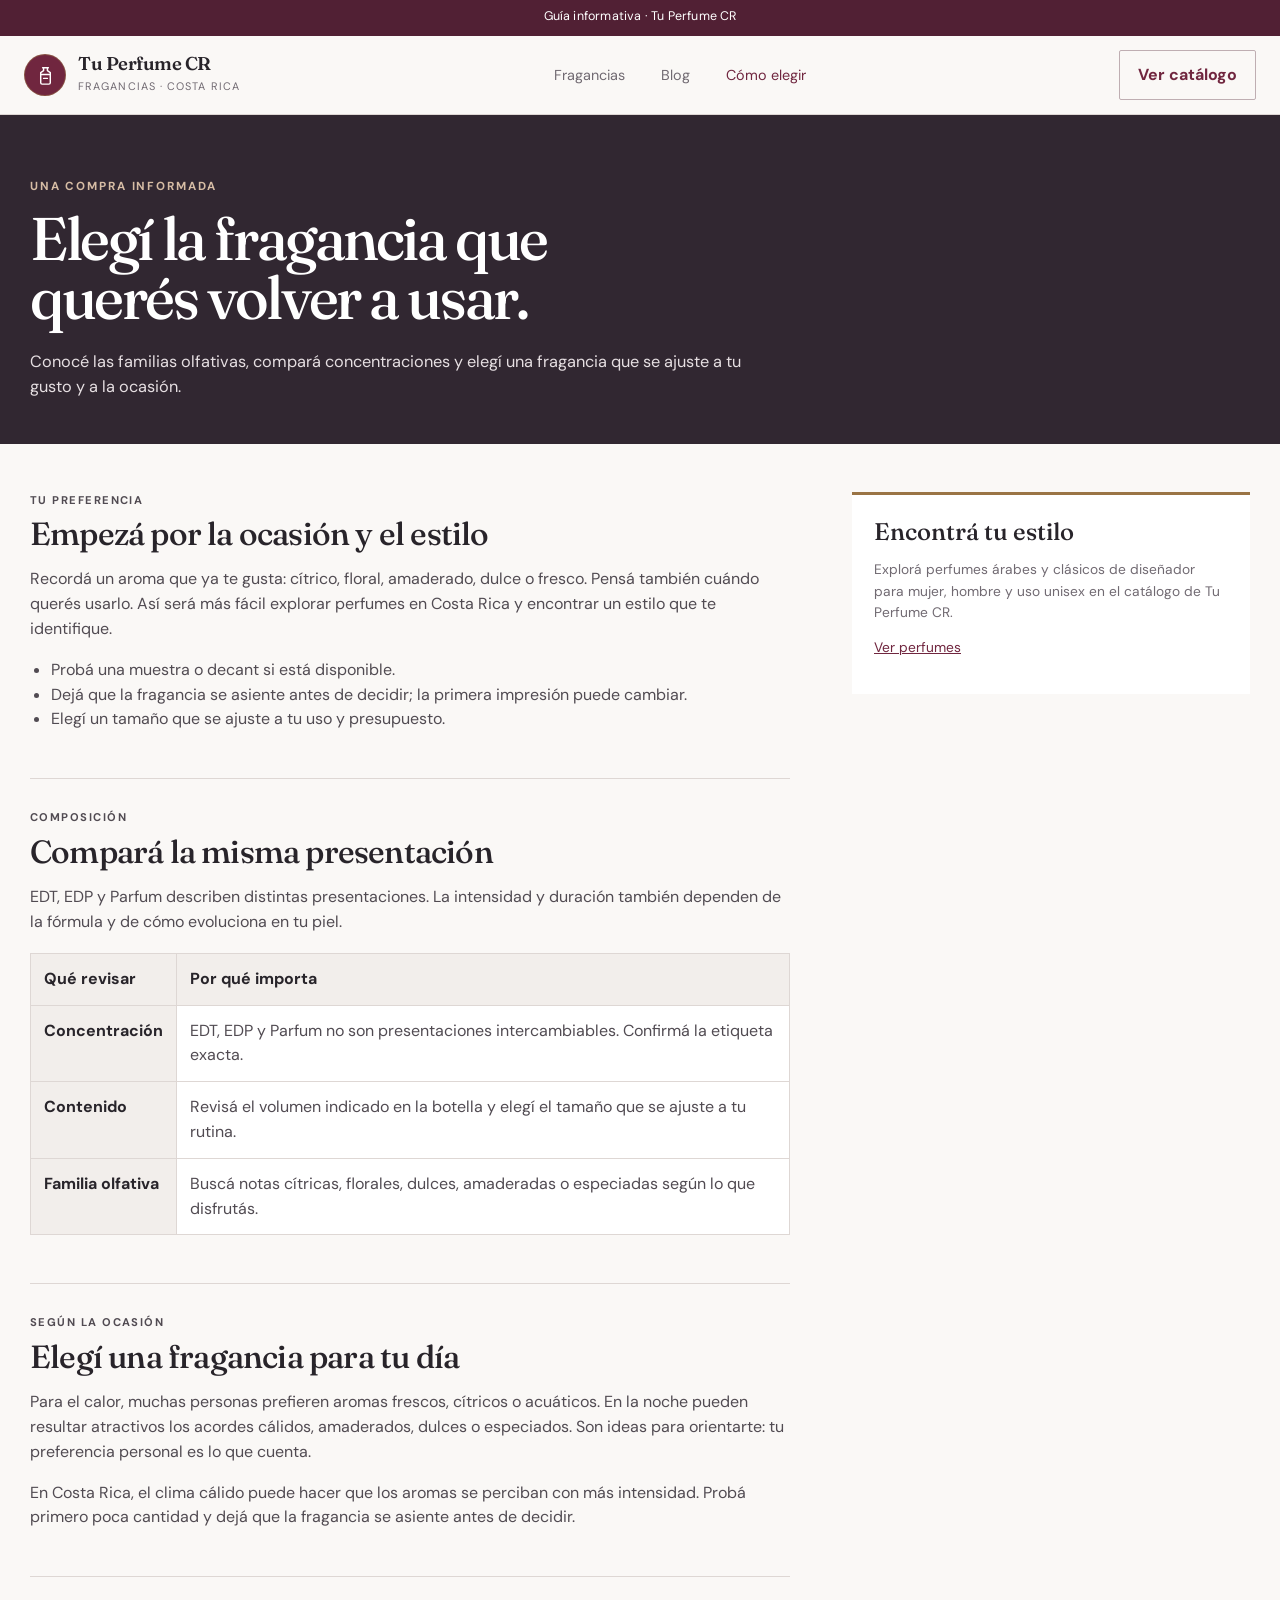
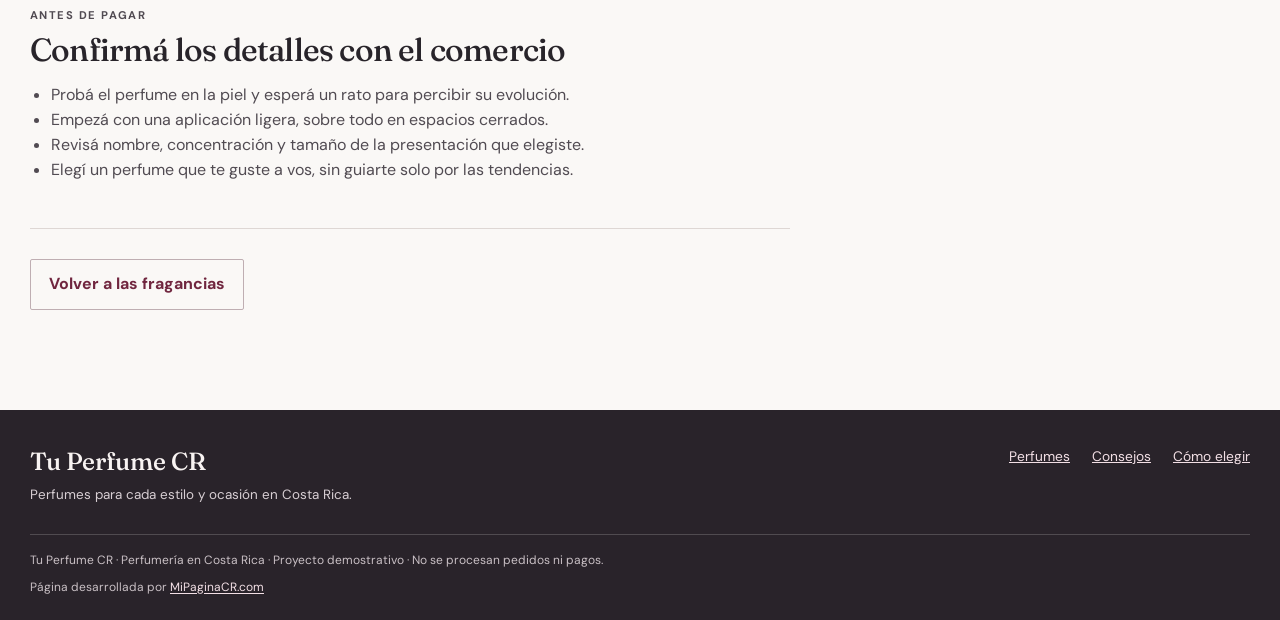
<file: guia.html>
<!doctype html>
<html lang="es-CR">
<head>
  <meta charset="utf-8">
  <meta name="viewport" content="width=device-width, initial-scale=1">
  <meta name="theme-color" content="#312731">
  <meta name="description" content="Aprendé cómo elegir un perfume según sus notas, concentración, estilo y ocasión. Guía de fragancias para quienes buscan perfumes en Costa Rica.">
  <meta name="robots" content="index,follow">
  <link rel="canonical" href="https://tuperfumecr.labweb.top/guia.html">
  <link rel="icon" href="favicon.svg" type="image/svg+xml">
  <link rel="preconnect" href="https://fonts.googleapis.com">
  <link rel="preconnect" href="https://fonts.gstatic.com" crossorigin>
  <link rel="stylesheet" href="styles.css?v=20261019-13">
  <meta property="og:type" content="article">
  <meta property="og:locale" content="es_CR">
  <meta property="og:title" content="Cómo elegir un perfume | Tu Perfume CR">
  <meta property="og:description" content="Consejos para elegir perfumes según el estilo, la ocasión y las notas que disfrutás.">
  <meta property="og:url" content="https://tuperfumecr.labweb.top/guia.html">
  <meta property="og:image" content="https://tuperfumecr.labweb.top/imagenes/perfumes/yara-rose.jpg">
  <title>Cómo elegir un perfume | Tu Perfume CR</title>
</head>
<body>
<a class="skip-link" href="#mainContent">Saltar al contenido principal</a>
<div class="topbar">Guía informativa · Tu Perfume CR</div>
<header class="site-header">
  <div class="header-inner">
    <a class="brand-lockup" href="index.html" aria-label="Tu Perfume CR, inicio">
      <span class="brand-mark" aria-hidden="true"><svg viewBox="0 0 24 24" fill="none" stroke="currentColor" stroke-width="1.5" stroke-linecap="round" stroke-linejoin="round"><path d="M9 4h6M10 4v3l-3 2v10.5c0 .8.7 1.5 1.5 1.5h7c.8 0 1.5-.7 1.5-1.5V9l-3-2V4"/><path d="M7 11h10M10 15h4"/></svg></span>
      <span><span class="brand-name">Tu Perfume CR</span><span class="brand-caption">Fragancias · Costa Rica</span></span>
    </a>
    <nav class="main-nav" aria-label="Navegación principal">
      <a href="index.html#catalogo">Fragancias</a>
      <a href="index.html#blog">Blog</a>
      <a href="guia.html" aria-current="page">Cómo elegir</a>
    </nav>
    <div class="header-actions"><a class="button-outline" href="index.html#catalogo">Ver catálogo</a></div>
  </div>
</header>
<main id="mainContent">
  <section class="page-hero">
    <div class="container">
      <p class="eyebrow">Una compra informada</p>
      <h1>Elegí la fragancia que querés volver a usar.</h1>
      <p class="hero-description">Conocé las familias olfativas, compará concentraciones y elegí una fragancia que se ajuste a tu gusto y a la ocasión.</p>
    </div>
  </section>
  <div class="guide-content container">
    <div class="guide-layout">
      <article>
        <section class="content-section" aria-labelledby="profileTitle">
          <p class="section-kicker">Tu preferencia</p>
          <h2 id="profileTitle">Empezá por la ocasión y el estilo</h2>
          <p>Recordá un aroma que ya te gusta: cítrico, floral, amaderado, dulce o fresco. Pensá también cuándo querés usarlo. Así será más fácil explorar perfumes en Costa Rica y encontrar un estilo que te identifique.</p>
          <ul>
            <li>Probá una muestra o decant si está disponible.</li>
            <li>Dejá que la fragancia se asiente antes de decidir; la primera impresión puede cambiar.</li>
            <li>Elegí un tamaño que se ajuste a tu uso y presupuesto.</li>
          </ul>
        </section>
        <section class="content-section" aria-labelledby="compareTitle">
          <p class="section-kicker">Composición</p>
          <h2 id="compareTitle">Compará la misma presentación</h2>
          <p>EDT, EDP y Parfum describen distintas presentaciones. La intensidad y duración también dependen de la fórmula y de cómo evoluciona en tu piel.</p>
          <table class="concentration-table">
            <thead><tr><th scope="col">Qué revisar</th><th scope="col">Por qué importa</th></tr></thead>
            <tbody>
              <tr><th scope="row">Concentración</th><td>EDT, EDP y Parfum no son presentaciones intercambiables. Confirmá la etiqueta exacta.</td></tr>
              <tr><th scope="row">Contenido</th><td>Revisá el volumen indicado en la botella y elegí el tamaño que se ajuste a tu rutina.</td></tr>
              <tr><th scope="row">Familia olfativa</th><td>Buscá notas cítricas, florales, dulces, amaderadas o especiadas según lo que disfrutás.</td></tr>
            </tbody>
          </table>
        </section>
        <section class="content-section" aria-labelledby="occasionTitle">
          <p class="section-kicker">Según la ocasión</p>
          <h2 id="occasionTitle">Elegí una fragancia para tu día</h2>
          <p>Para el calor, muchas personas prefieren aromas frescos, cítricos o acuáticos. En la noche pueden resultar atractivos los acordes cálidos, amaderados, dulces o especiados. Son ideas para orientarte: tu preferencia personal es lo que cuenta.</p>
          <p>En Costa Rica, el clima cálido puede hacer que los aromas se perciban con más intensidad. Probá primero poca cantidad y dejá que la fragancia se asiente antes de decidir.</p>
        </section>
        <section class="content-section" aria-labelledby="beforeBuyTitle">
          <p class="section-kicker">Antes de pagar</p>
          <h2 id="beforeBuyTitle">Confirmá los detalles con el comercio</h2>
          <ul>
            <li>Probá el perfume en la piel y esperá un rato para percibir su evolución.</li>
            <li>Empezá con una aplicación ligera, sobre todo en espacios cerrados.</li>
            <li>Revisá nombre, concentración y tamaño de la presentación que elegiste.</li>
            <li>Elegí un perfume que te guste a vos, sin guiarte solo por las tendencias.</li>
          </ul>
        </section>
        <p><a class="button-outline" href="index.html#catalogo">Volver a las fragancias</a></p>
      </article>
      <aside class="info-aside" aria-labelledby="asideTitle">
        <h2 id="asideTitle">Encontrá tu estilo</h2>
        <p>Explorá perfumes árabes y clásicos de diseñador para mujer, hombre y uso unisex en el catálogo de Tu Perfume CR.</p>
        <p><a href="index.html#catalogo">Ver perfumes</a></p>
      </aside>
    </div>
  </div>
</main>
<footer class="site-footer">
  <div class="container">
    <div class="footer-inner">
      <div><h2 class="footer-title">Tu Perfume CR</h2><p>Perfumes para cada estilo y ocasión en Costa Rica.</p></div>
      <nav class="footer-links" aria-label="Enlaces del pie de página"><a href="index.html#catalogo">Perfumes</a><a href="index.html#blog">Consejos</a><a href="guia.html">Cómo elegir</a></nav>
    </div>
    <div class="footer-bottom">Tu Perfume CR · Perfumería en Costa Rica · Proyecto demostrativo · No se procesan pedidos ni pagos.<span class="footer-credit">Página desarrollada por <a href="https://mipaginacr.com/">MiPaginaCR.com</a></span></div>
  </div>
</footer>
</body>
</html>
</file>
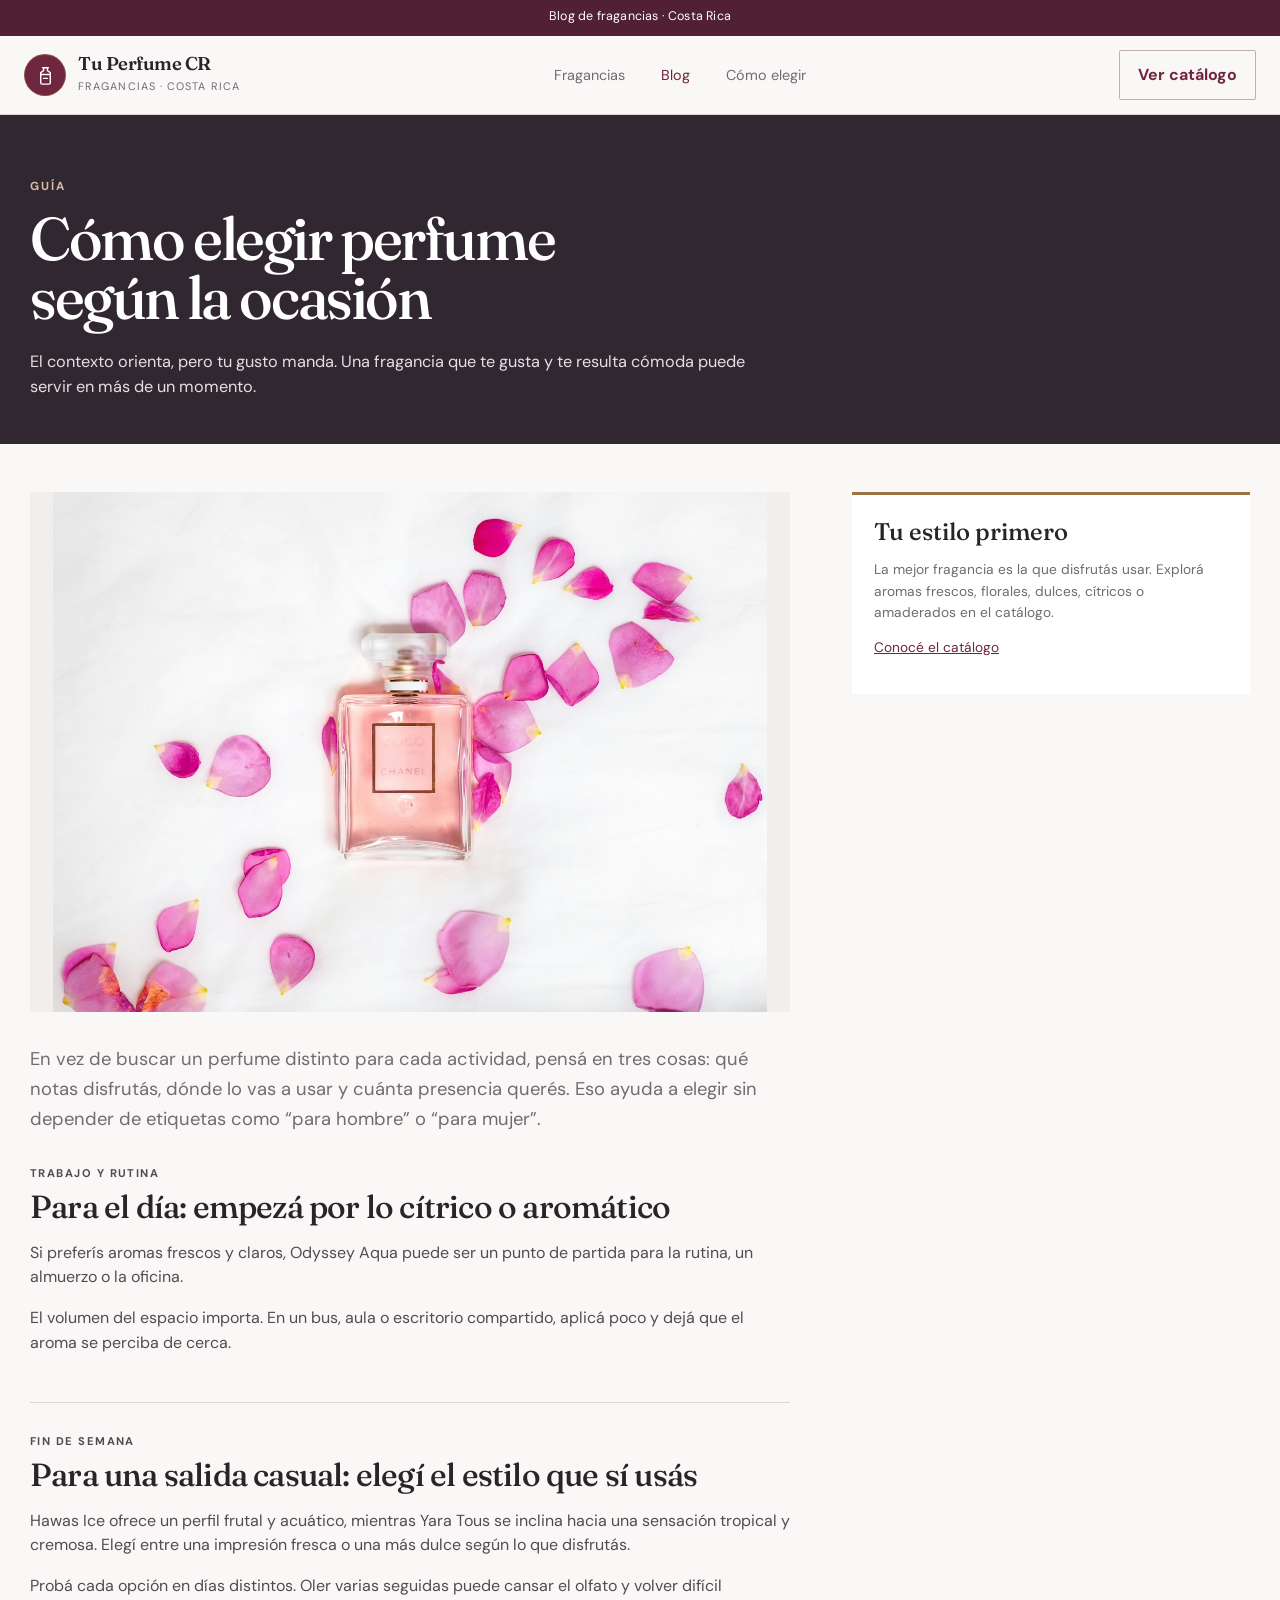
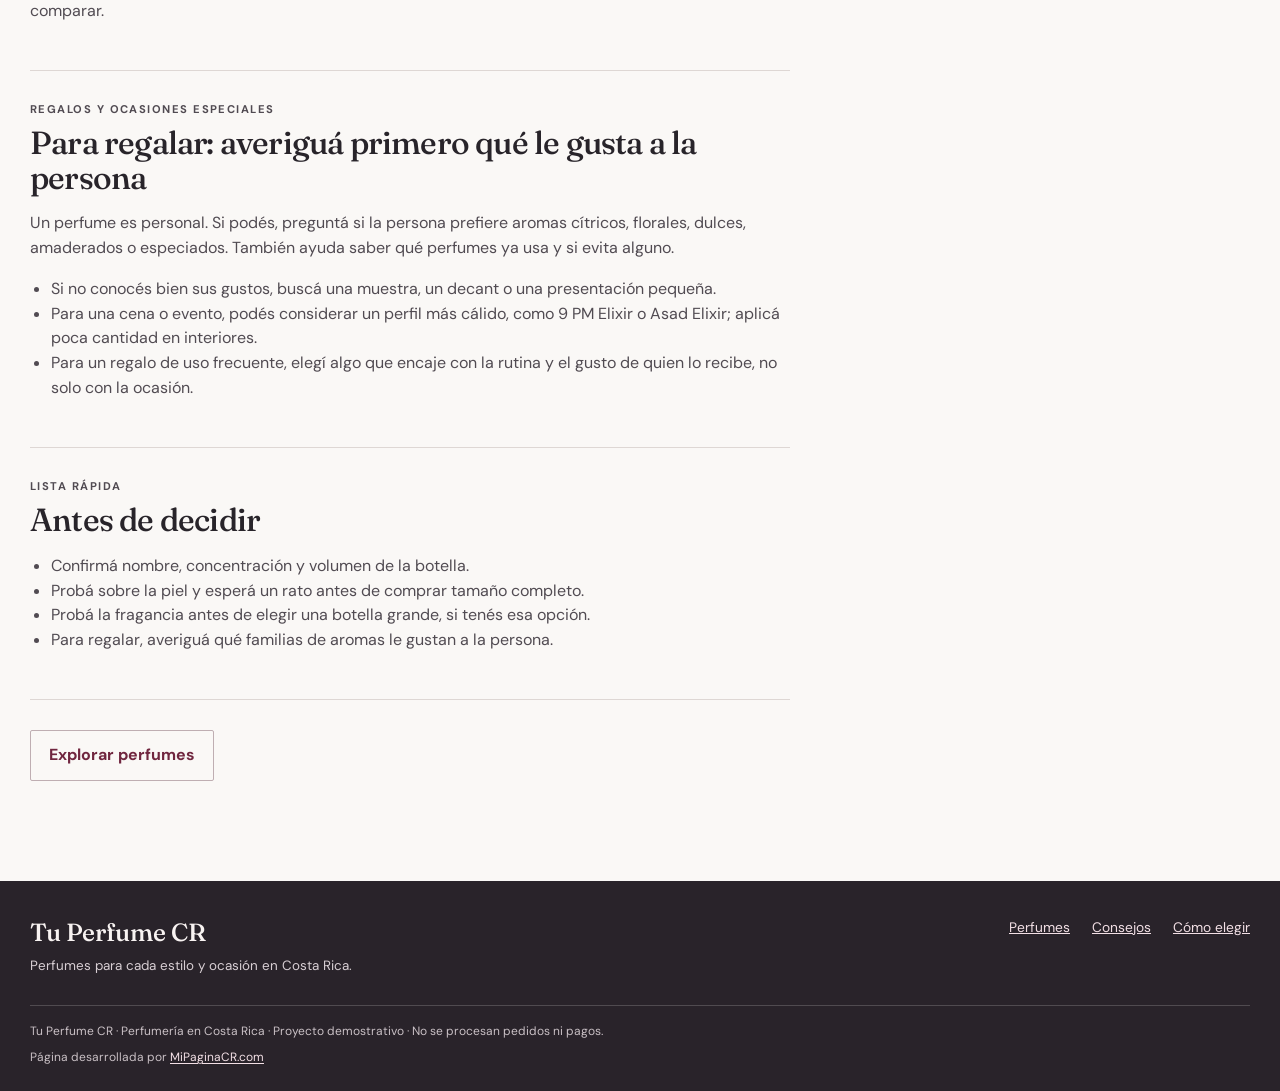
<file: articulos/perfume-segun-la-ocasion.html>
<!doctype html>
<html lang="es-CR">
<head>
  <meta charset="utf-8">
  <meta name="viewport" content="width=device-width, initial-scale=1">
  <meta name="theme-color" content="#312731">
  <meta name="description" content="Cómo elegir un perfume para el día, una salida nocturna o un regalo. Consejos para encontrar fragancias en Costa Rica según tus gustos.">
  <meta name="robots" content="index,follow">
  <link rel="canonical" href="https://tuperfumecr.labweb.top/articulos/perfume-segun-la-ocasion.html">
  <link rel="icon" href="../favicon.svg" type="image/svg+xml">
  <link rel="stylesheet" href="../styles.css?v=20261019-13">
  <meta property="og:type" content="article">
  <meta property="og:locale" content="es_CR">
  <meta property="og:title" content="Cómo elegir perfume según la ocasión | Tu Perfume CR">
  <meta property="og:description" content="Elegí fragancias para la rutina, una salida especial o un regalo según las notas que disfrutás.">
  <meta property="og:url" content="https://tuperfumecr.labweb.top/articulos/perfume-segun-la-ocasion.html">
  <meta property="og:image" content="https://tuperfumecr.labweb.top/imagenes/blog/perfume-ocasion.jpg">
  <title>Cómo elegir perfume según la ocasión | Tu Perfume CR</title>
</head>
<body>
<a class="skip-link" href="#mainContent">Saltar al contenido principal</a>
<div class="topbar">Blog de fragancias · Costa Rica</div>
<header class="site-header">
  <div class="header-inner">
    <a class="brand-lockup" href="../index.html" aria-label="Tu Perfume CR, inicio">
      <span class="brand-mark" aria-hidden="true"><svg viewBox="0 0 24 24" fill="none" stroke="currentColor" stroke-width="1.5" stroke-linecap="round" stroke-linejoin="round"><path d="M9 4h6M10 4v3l-3 2v10.5c0 .8.7 1.5 1.5 1.5h7c.8 0 1.5-.7 1.5-1.5V9l-3-2V4"/><path d="M7 11h10M10 15h4"/></svg></span>
      <span><span class="brand-name">Tu Perfume CR</span><span class="brand-caption">Fragancias · Costa Rica</span></span>
    </a>
    <nav class="main-nav" aria-label="Navegación principal">
      <a href="../index.html#catalogo">Fragancias</a>
      <a href="../index.html#blog" aria-current="page">Blog</a>
      <a href="../guia.html">Cómo elegir</a>
    </nav>
    <div class="header-actions"><a class="button-outline" href="../index.html#catalogo">Ver catálogo</a></div>
  </div>
</header>
<main id="mainContent">
  <section class="page-hero">
    <div class="container">
      <p class="eyebrow">Guía</p>
      <h1>Cómo elegir perfume según la ocasión</h1>
      <p class="hero-description">El contexto orienta, pero tu gusto manda. Una fragancia que te gusta y te resulta cómoda puede servir en más de un momento.</p>
    </div>
  </section>
  <div class="guide-content container">
    <div class="guide-layout">
      <article class="article-body">
        <figure class="article-hero-photo">
          <img src="../imagenes/blog/perfume-ocasion.jpg" alt="Frasco rosado de perfume Chanel Coco rodeado de pétalos" width="1400" height="1019">
        </figure>
        <p class="article-lead">En vez de buscar un perfume distinto para cada actividad, pensá en tres cosas: qué notas disfrutás, dónde lo vas a usar y cuánta presencia querés. Eso ayuda a elegir sin depender de etiquetas como “para hombre” o “para mujer”.</p>
        <section class="content-section" aria-labelledby="dayTitle">
          <p class="section-kicker">Trabajo y rutina</p>
          <h2 id="dayTitle">Para el día: empezá por lo cítrico o aromático</h2>
          <p>Si preferís aromas frescos y claros, Odyssey Aqua puede ser un punto de partida para la rutina, un almuerzo o la oficina.</p>
          <p>El volumen del espacio importa. En un bus, aula o escritorio compartido, aplicá poco y dejá que el aroma se perciba de cerca.</p>
        </section>
        <section class="content-section" aria-labelledby="casualTitle">
          <p class="section-kicker">Fin de semana</p>
          <h2 id="casualTitle">Para una salida casual: elegí el estilo que sí usás</h2>
          <p>Hawas Ice ofrece un perfil frutal y acuático, mientras Yara Tous se inclina hacia una sensación tropical y cremosa. Elegí entre una impresión fresca o una más dulce según lo que disfrutás.</p>
          <p>Probá cada opción en días distintos. Oler varias seguidas puede cansar el olfato y volver difícil comparar.</p>
        </section>
        <section class="content-section" aria-labelledby="giftTitle">
          <p class="section-kicker">Regalos y ocasiones especiales</p>
          <h2 id="giftTitle">Para regalar: averiguá primero qué le gusta a la persona</h2>
          <p>Un perfume es personal. Si podés, preguntá si la persona prefiere aromas cítricos, florales, dulces, amaderados o especiados. También ayuda saber qué perfumes ya usa y si evita alguno.</p>
          <ul>
            <li>Si no conocés bien sus gustos, buscá una muestra, un decant o una presentación pequeña.</li>
            <li>Para una cena o evento, podés considerar un perfil más cálido, como 9 PM Elixir o Asad Elixir; aplicá poca cantidad en interiores.</li>
            <li>Para un regalo de uso frecuente, elegí algo que encaje con la rutina y el gusto de quien lo recibe, no solo con la ocasión.</li>
          </ul>
        </section>
        <section class="content-section" aria-labelledby="checkTitle">
          <p class="section-kicker">Lista rápida</p>
          <h2 id="checkTitle">Antes de decidir</h2>
          <ul>
            <li>Confirmá nombre, concentración y volumen de la botella.</li>
            <li>Probá sobre la piel y esperá un rato antes de comprar tamaño completo.</li>
            <li>Probá la fragancia antes de elegir una botella grande, si tenés esa opción.</li>
            <li>Para regalar, averiguá qué familias de aromas le gustan a la persona.</li>
          </ul>
        </section>
        <p><a class="button-outline" href="../index.html#catalogo">Explorar perfumes</a></p>
      </article>
      <aside class="info-aside" aria-labelledby="asideTitle">
        <h2 id="asideTitle">Tu estilo primero</h2>
        <p>La mejor fragancia es la que disfrutás usar. Explorá aromas frescos, florales, dulces, cítricos o amaderados en el catálogo.</p>
        <p><a href="../index.html#catalogo">Conocé el catálogo</a></p>
      </aside>
    </div>
  </div>
</main>
<footer class="site-footer">
  <div class="container">
    <div class="footer-inner">
      <div><h2 class="footer-title">Tu Perfume CR</h2><p>Perfumes para cada estilo y ocasión en Costa Rica.</p></div>
      <nav class="footer-links" aria-label="Enlaces del pie de página"><a href="../index.html#catalogo">Perfumes</a><a href="../index.html#blog">Consejos</a><a href="../guia.html">Cómo elegir</a></nav>
    </div>
    <div class="footer-bottom">Tu Perfume CR · Perfumería en Costa Rica · Proyecto demostrativo · No se procesan pedidos ni pagos.<span class="footer-credit">Página desarrollada por <a href="https://mipaginacr.com/">MiPaginaCR.com</a></span></div>
  </div>
</footer>
</body>
</html>
</file>
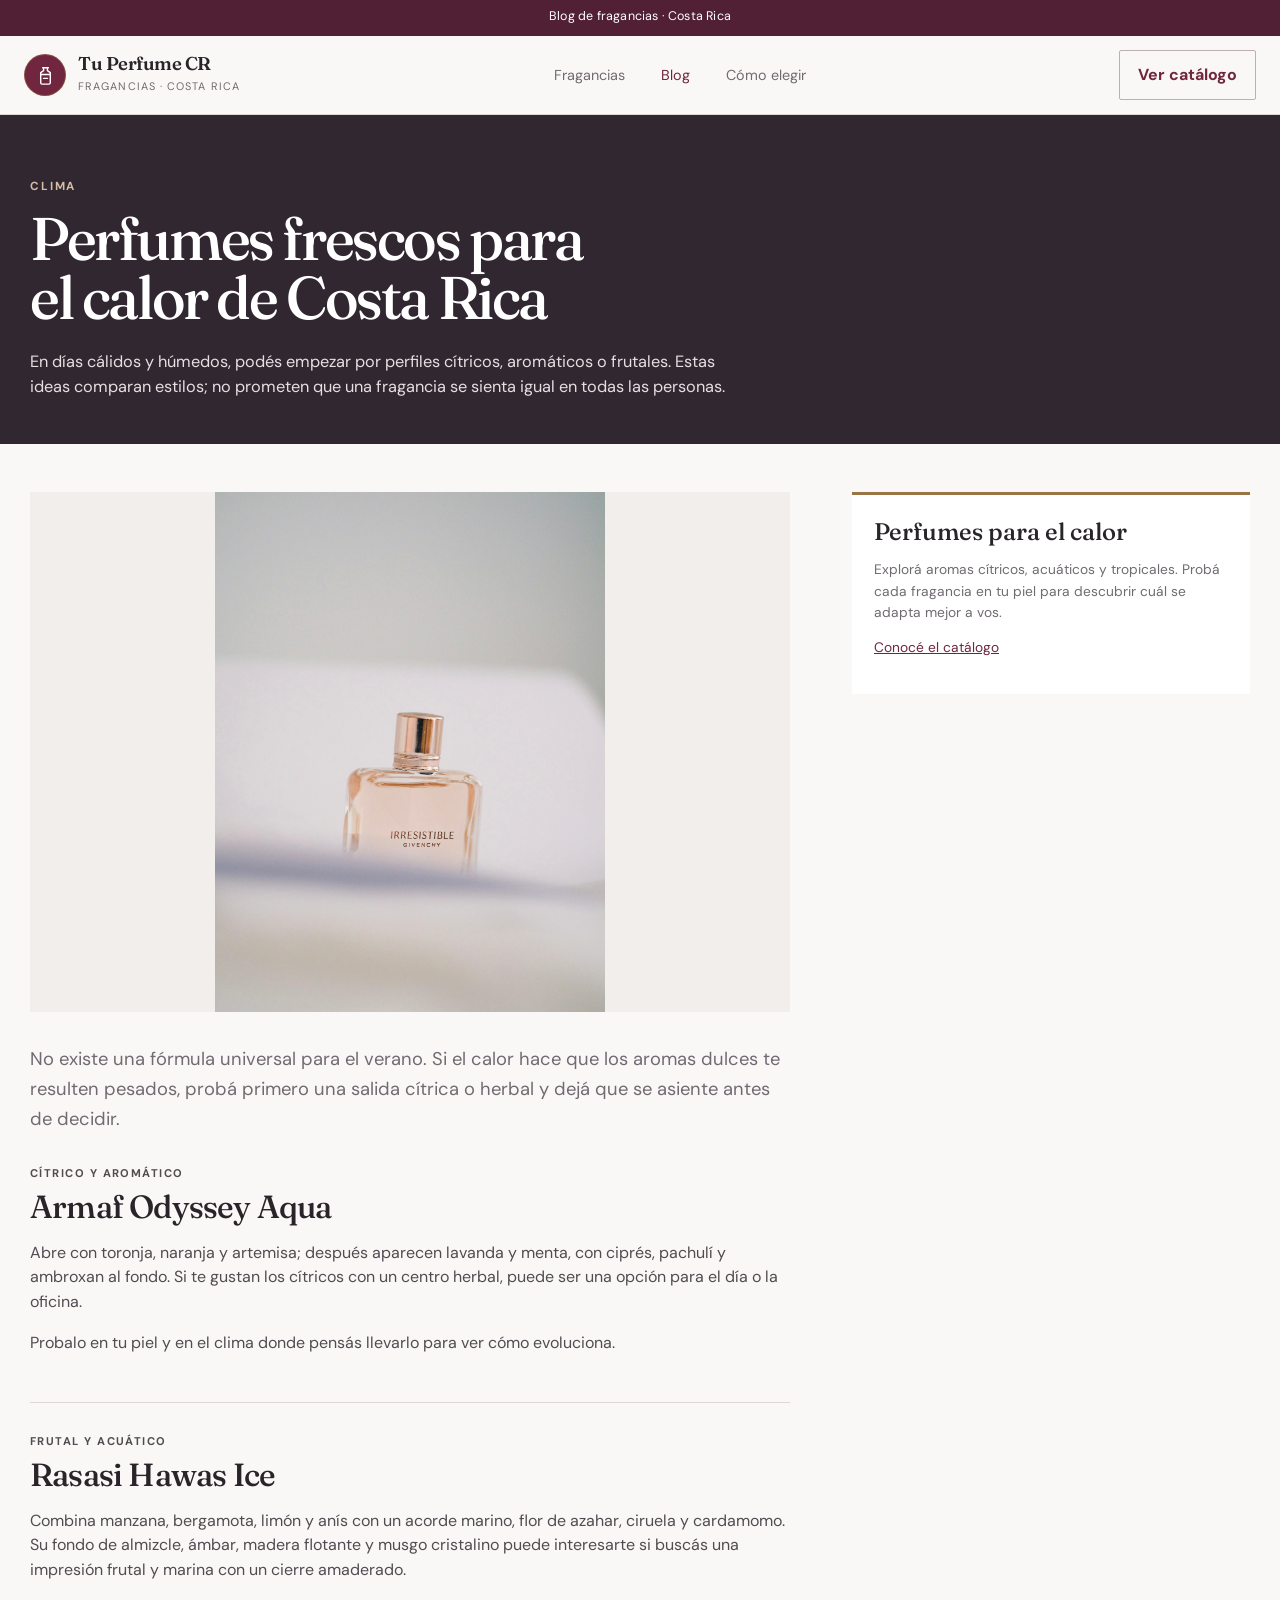
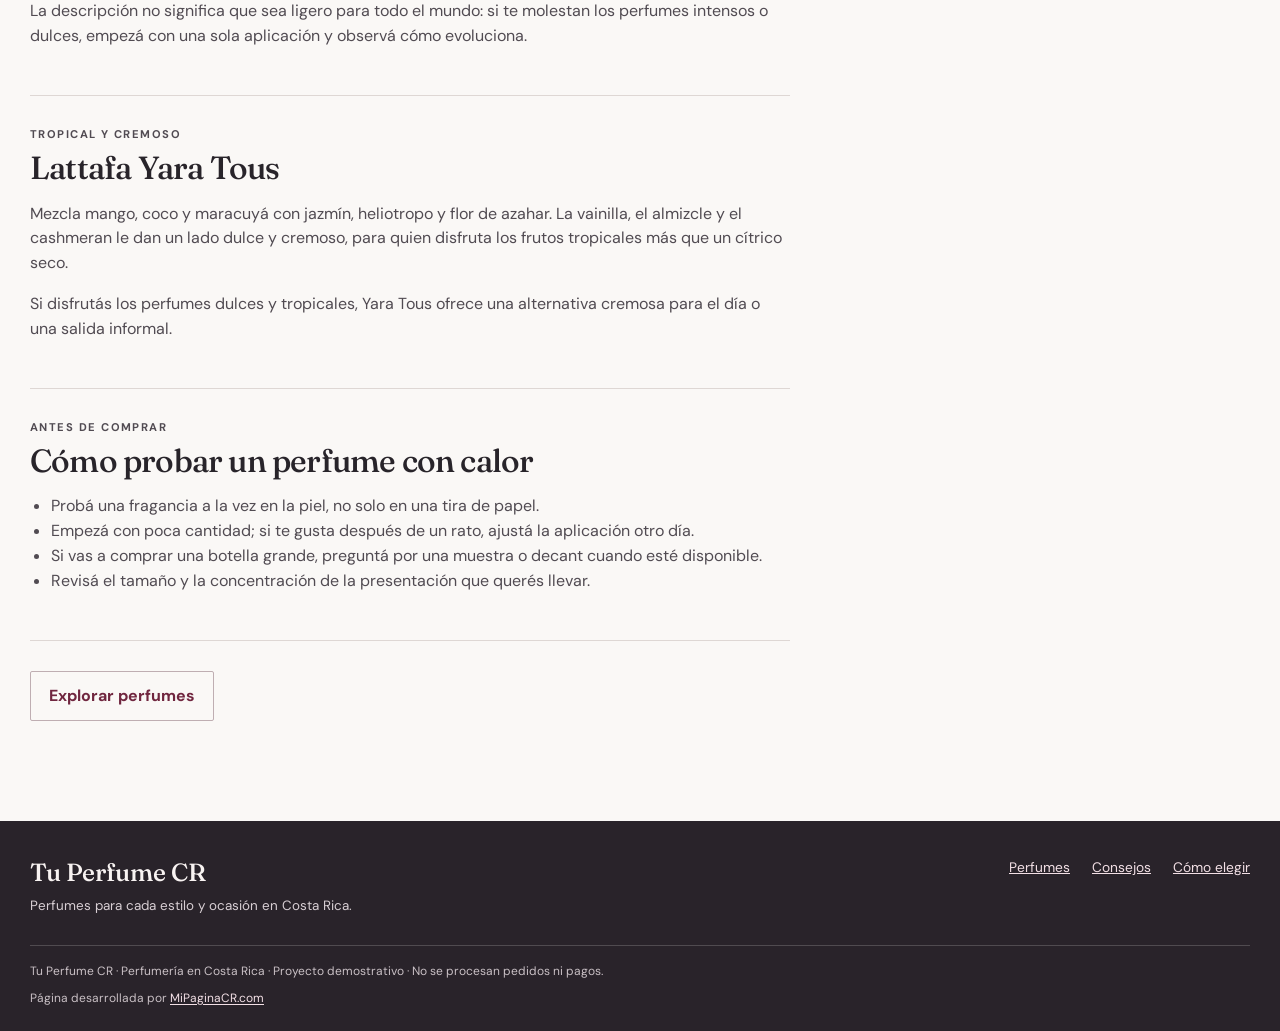
<file: articulos/perfumes-para-el-calor.html>
<!doctype html>
<html lang="es-CR">
<head>
  <meta charset="utf-8">
  <meta name="viewport" content="width=device-width, initial-scale=1">
  <meta name="theme-color" content="#312731">
  <meta name="description" content="Descubrí perfumes frescos para el clima cálido de Costa Rica. Ideas cítricas, acuáticas y tropicales para el día y la noche.">
  <meta name="robots" content="index,follow">
  <link rel="canonical" href="https://tuperfumecr.labweb.top/articulos/perfumes-para-el-calor.html">
  <link rel="icon" href="../favicon.svg" type="image/svg+xml">
  <link rel="stylesheet" href="../styles.css?v=20261019-13">
  <meta property="og:type" content="article">
  <meta property="og:locale" content="es_CR">
  <meta property="og:title" content="Perfumes frescos para el calor de Costa Rica | Tu Perfume CR">
  <meta property="og:description" content="Tres estilos de perfume para el clima cálido: cítrico, acuático y tropical.">
  <meta property="og:url" content="https://tuperfumecr.labweb.top/articulos/perfumes-para-el-calor.html">
  <meta property="og:image" content="https://tuperfumecr.labweb.top/imagenes/blog/perfume-fresco.jpg">
  <title>Perfumes frescos para el calor de Costa Rica | Tu Perfume CR</title>
</head>
<body>
<a class="skip-link" href="#mainContent">Saltar al contenido principal</a>
<div class="topbar">Blog de fragancias · Costa Rica</div>
<header class="site-header">
  <div class="header-inner">
    <a class="brand-lockup" href="../index.html" aria-label="Tu Perfume CR, inicio">
      <span class="brand-mark" aria-hidden="true"><svg viewBox="0 0 24 24" fill="none" stroke="currentColor" stroke-width="1.5" stroke-linecap="round" stroke-linejoin="round"><path d="M9 4h6M10 4v3l-3 2v10.5c0 .8.7 1.5 1.5 1.5h7c.8 0 1.5-.7 1.5-1.5V9l-3-2V4"/><path d="M7 11h10M10 15h4"/></svg></span>
      <span><span class="brand-name">Tu Perfume CR</span><span class="brand-caption">Fragancias · Costa Rica</span></span>
    </a>
    <nav class="main-nav" aria-label="Navegación principal">
      <a href="../index.html#catalogo">Fragancias</a>
      <a href="../index.html#blog" aria-current="page">Blog</a>
      <a href="../guia.html">Cómo elegir</a>
    </nav>
    <div class="header-actions"><a class="button-outline" href="../index.html#catalogo">Ver catálogo</a></div>
  </div>
</header>
<main id="mainContent">
  <section class="page-hero">
    <div class="container">
      <p class="eyebrow">Clima</p>
      <h1>Perfumes frescos para el calor de Costa Rica</h1>
      <p class="hero-description">En días cálidos y húmedos, podés empezar por perfiles cítricos, aromáticos o frutales. Estas ideas comparan estilos; no prometen que una fragancia se sienta igual en todas las personas.</p>
    </div>
  </section>
  <div class="guide-content container">
    <div class="guide-layout">
      <article class="article-body">
        <figure class="article-hero-photo">
          <img src="../imagenes/blog/perfume-fresco.jpg" alt="Frasco claro de perfume en una composición luminosa" width="1400" height="1867">
        </figure>
        <p class="article-lead">No existe una fórmula universal para el verano. Si el calor hace que los aromas dulces te resulten pesados, probá primero una salida cítrica o herbal y dejá que se asiente antes de decidir.</p>
        <section class="content-section" aria-labelledby="aquaTitle">
          <p class="section-kicker">Cítrico y aromático</p>
          <h2 id="aquaTitle">Armaf Odyssey Aqua</h2>
          <p>Abre con toronja, naranja y artemisa; después aparecen lavanda y menta, con ciprés, pachulí y ambroxan al fondo. Si te gustan los cítricos con un centro herbal, puede ser una opción para el día o la oficina.</p>
          <p>Probalo en tu piel y en el clima donde pensás llevarlo para ver cómo evoluciona.</p>
        </section>
        <section class="content-section" aria-labelledby="hawasTitle">
          <p class="section-kicker">Frutal y acuático</p>
          <h2 id="hawasTitle">Rasasi Hawas Ice</h2>
          <p>Combina manzana, bergamota, limón y anís con un acorde marino, flor de azahar, ciruela y cardamomo. Su fondo de almizcle, ámbar, madera flotante y musgo cristalino puede interesarte si buscás una impresión frutal y marina con un cierre amaderado.</p>
          <p>La descripción no significa que sea ligero para todo el mundo: si te molestan los perfumes intensos o dulces, empezá con una sola aplicación y observá cómo evoluciona.</p>
        </section>
        <section class="content-section" aria-labelledby="yaraTousTitle">
          <p class="section-kicker">Tropical y cremoso</p>
          <h2 id="yaraTousTitle">Lattafa Yara Tous</h2>
          <p>Mezcla mango, coco y maracuyá con jazmín, heliotropo y flor de azahar. La vainilla, el almizcle y el cashmeran le dan un lado dulce y cremoso, para quien disfruta los frutos tropicales más que un cítrico seco.</p>
          <p>Si disfrutás los perfumes dulces y tropicales, Yara Tous ofrece una alternativa cremosa para el día o una salida informal.</p>
        </section>
        <section class="content-section" aria-labelledby="hotTipsTitle">
          <p class="section-kicker">Antes de comprar</p>
          <h2 id="hotTipsTitle">Cómo probar un perfume con calor</h2>
          <ul>
            <li>Probá una fragancia a la vez en la piel, no solo en una tira de papel.</li>
            <li>Empezá con poca cantidad; si te gusta después de un rato, ajustá la aplicación otro día.</li>
            <li>Si vas a comprar una botella grande, preguntá por una muestra o decant cuando esté disponible.</li>
            <li>Revisá el tamaño y la concentración de la presentación que querés llevar.</li>
          </ul>
        </section>
        <p><a class="button-outline" href="../index.html#catalogo">Explorar perfumes</a></p>
      </article>
      <aside class="info-aside" aria-labelledby="asideTitle">
        <h2 id="asideTitle">Perfumes para el calor</h2>
        <p>Explorá aromas cítricos, acuáticos y tropicales. Probá cada fragancia en tu piel para descubrir cuál se adapta mejor a vos.</p>
        <p><a href="../index.html#catalogo">Conocé el catálogo</a></p>
      </aside>
    </div>
  </div>
</main>
<footer class="site-footer">
  <div class="container">
    <div class="footer-inner">
      <div><h2 class="footer-title">Tu Perfume CR</h2><p>Perfumes para cada estilo y ocasión en Costa Rica.</p></div>
      <nav class="footer-links" aria-label="Enlaces del pie de página"><a href="../index.html#catalogo">Perfumes</a><a href="../index.html#blog">Consejos</a><a href="../guia.html">Cómo elegir</a></nav>
    </div>
    <div class="footer-bottom">Tu Perfume CR · Perfumería en Costa Rica · Proyecto demostrativo · No se procesan pedidos ni pagos.<span class="footer-credit">Página desarrollada por <a href="https://mipaginacr.com/">MiPaginaCR.com</a></span></div>
  </div>
</footer>
</body>
</html>
</file>
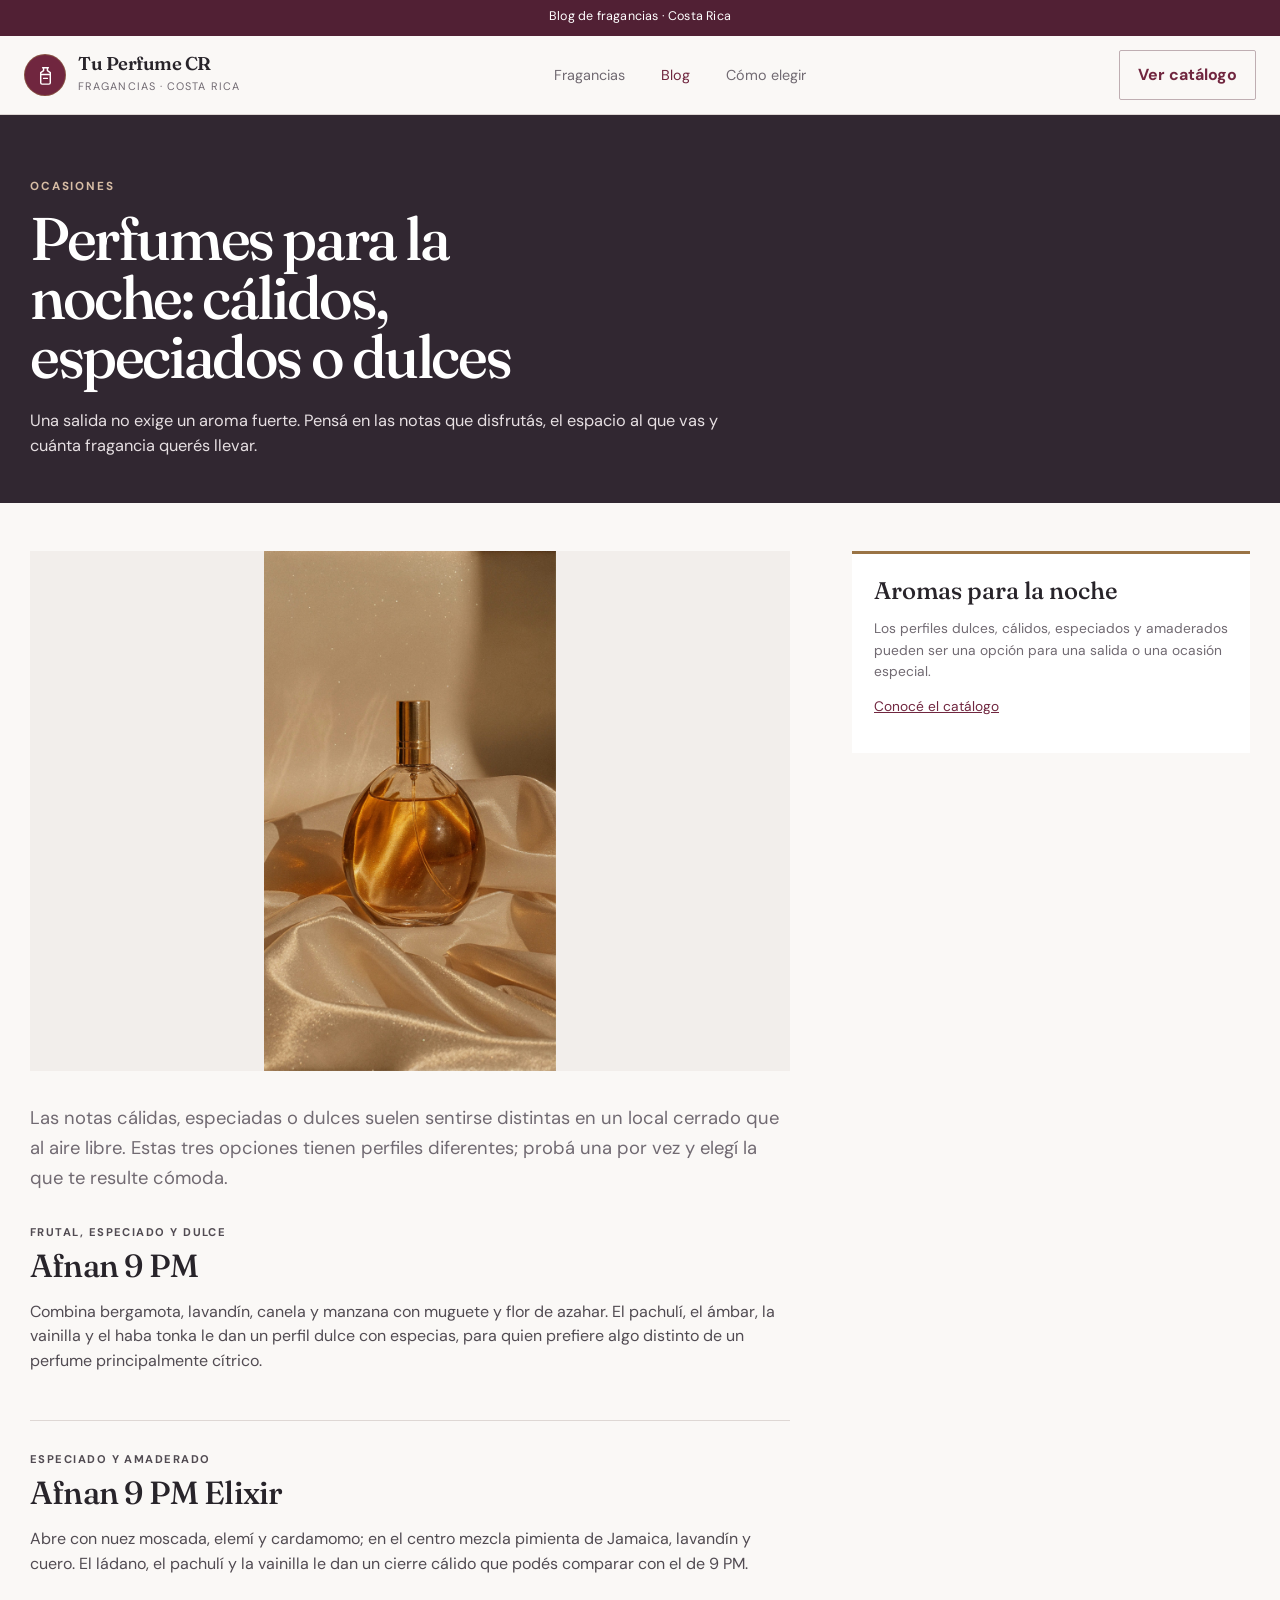
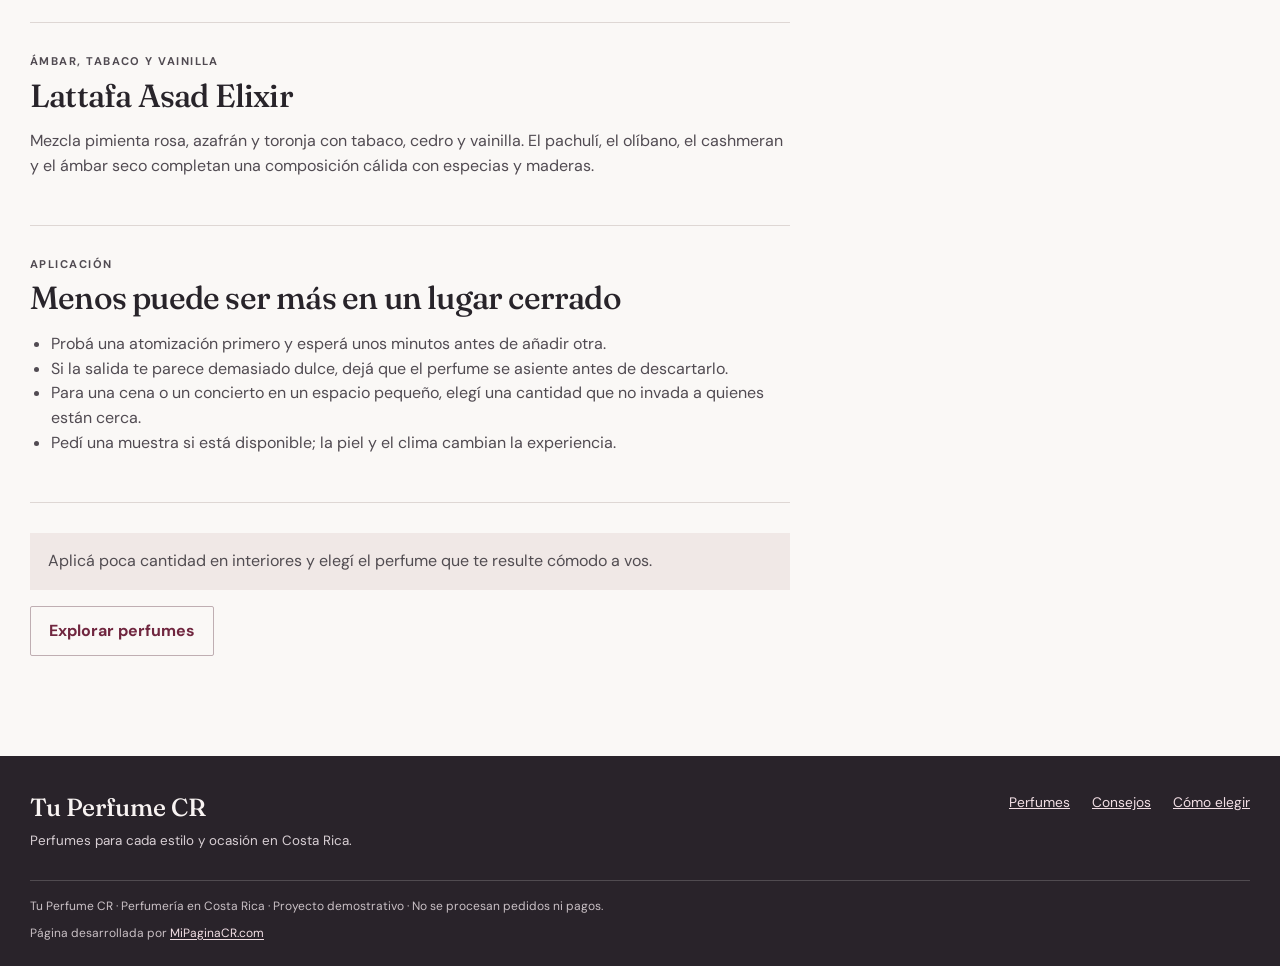
<file: articulos/perfumes-para-la-noche.html>
<!doctype html>
<html lang="es-CR">
<head>
  <meta charset="utf-8">
  <meta name="viewport" content="width=device-width, initial-scale=1">
  <meta name="theme-color" content="#312731">
  <meta name="description" content="Elegí perfumes para la noche en Costa Rica: fragancias dulces, especiadas y amaderadas para cenas y ocasiones especiales.">
  <meta name="robots" content="index,follow">
  <link rel="canonical" href="https://tuperfumecr.labweb.top/articulos/perfumes-para-la-noche.html">
  <link rel="icon" href="../favicon.svg" type="image/svg+xml">
  <link rel="stylesheet" href="../styles.css?v=20261019-13">
  <meta property="og:type" content="article">
  <meta property="og:locale" content="es_CR">
  <meta property="og:title" content="Perfumes para la noche: cálidos, especiados o dulces | Tu Perfume CR">
  <meta property="og:description" content="Tres perfiles de perfume para una cena, una salida o un evento especial.">
  <meta property="og:url" content="https://tuperfumecr.labweb.top/articulos/perfumes-para-la-noche.html">
  <meta property="og:image" content="https://tuperfumecr.labweb.top/imagenes/blog/perfume-noche.jpg">
  <title>Perfumes para la noche: cálidos, especiados o dulces | Tu Perfume CR</title>
</head>
<body>
<a class="skip-link" href="#mainContent">Saltar al contenido principal</a>
<div class="topbar">Blog de fragancias · Costa Rica</div>
<header class="site-header">
  <div class="header-inner">
    <a class="brand-lockup" href="../index.html" aria-label="Tu Perfume CR, inicio">
      <span class="brand-mark" aria-hidden="true"><svg viewBox="0 0 24 24" fill="none" stroke="currentColor" stroke-width="1.5" stroke-linecap="round" stroke-linejoin="round"><path d="M9 4h6M10 4v3l-3 2v10.5c0 .8.7 1.5 1.5 1.5h7c.8 0 1.5-.7 1.5-1.5V9l-3-2V4"/><path d="M7 11h10M10 15h4"/></svg></span>
      <span><span class="brand-name">Tu Perfume CR</span><span class="brand-caption">Fragancias · Costa Rica</span></span>
    </a>
    <nav class="main-nav" aria-label="Navegación principal">
      <a href="../index.html#catalogo">Fragancias</a>
      <a href="../index.html#blog" aria-current="page">Blog</a>
      <a href="../guia.html">Cómo elegir</a>
    </nav>
    <div class="header-actions"><a class="button-outline" href="../index.html#catalogo">Ver catálogo</a></div>
  </div>
</header>
<main id="mainContent">
  <section class="page-hero">
    <div class="container">
      <p class="eyebrow">Ocasiones</p>
      <h1>Perfumes para la noche: cálidos, especiados o dulces</h1>
      <p class="hero-description">Una salida no exige un aroma fuerte. Pensá en las notas que disfrutás, el espacio al que vas y cuánta fragancia querés llevar.</p>
    </div>
  </section>
  <div class="guide-content container">
    <div class="guide-layout">
      <article class="article-body">
        <figure class="article-hero-photo">
          <img src="../imagenes/blog/perfume-noche.jpg" alt="Frasco de perfume ámbar sobre una tela dorada" width="1400" height="2488">
        </figure>
        <p class="article-lead">Las notas cálidas, especiadas o dulces suelen sentirse distintas en un local cerrado que al aire libre. Estas tres opciones tienen perfiles diferentes; probá una por vez y elegí la que te resulte cómoda.</p>
        <section class="content-section" aria-labelledby="nineTitle">
          <p class="section-kicker">Frutal, especiado y dulce</p>
          <h2 id="nineTitle">Afnan 9 PM</h2>
          <p>Combina bergamota, lavandín, canela y manzana con muguete y flor de azahar. El pachulí, el ámbar, la vainilla y el haba tonka le dan un perfil dulce con especias, para quien prefiere algo distinto de un perfume principalmente cítrico.</p>
        </section>
        <section class="content-section" aria-labelledby="elixirTitle">
          <p class="section-kicker">Especiado y amaderado</p>
          <h2 id="elixirTitle">Afnan 9 PM Elixir</h2>
          <p>Abre con nuez moscada, elemí y cardamomo; en el centro mezcla pimienta de Jamaica, lavandín y cuero. El ládano, el pachulí y la vainilla le dan un cierre cálido que podés comparar con el de 9 PM.</p>
        </section>
        <section class="content-section" aria-labelledby="asadTitle">
          <p class="section-kicker">Ámbar, tabaco y vainilla</p>
          <h2 id="asadTitle">Lattafa Asad Elixir</h2>
          <p>Mezcla pimienta rosa, azafrán y toronja con tabaco, cedro y vainilla. El pachulí, el olíbano, el cashmeran y el ámbar seco completan una composición cálida con especias y maderas.</p>
        </section>
        <section class="content-section" aria-labelledby="nightTipsTitle">
          <p class="section-kicker">Aplicación</p>
          <h2 id="nightTipsTitle">Menos puede ser más en un lugar cerrado</h2>
          <ul>
            <li>Probá una atomización primero y esperá unos minutos antes de añadir otra.</li>
            <li>Si la salida te parece demasiado dulce, dejá que el perfume se asiente antes de descartarlo.</li>
            <li>Para una cena o un concierto en un espacio pequeño, elegí una cantidad que no invada a quienes están cerca.</li>
            <li>Pedí una muestra si está disponible; la piel y el clima cambian la experiencia.</li>
          </ul>
        </section>
        <p class="editorial-note">Aplicá poca cantidad en interiores y elegí el perfume que te resulte cómodo a vos.</p>
        <p><a class="button-outline" href="../index.html#catalogo">Explorar perfumes</a></p>
      </article>
      <aside class="info-aside" aria-labelledby="asideTitle">
        <h2 id="asideTitle">Aromas para la noche</h2>
        <p>Los perfiles dulces, cálidos, especiados y amaderados pueden ser una opción para una salida o una ocasión especial.</p>
        <p><a href="../index.html#catalogo">Conocé el catálogo</a></p>
      </aside>
    </div>
  </div>
</main>
<footer class="site-footer">
  <div class="container">
    <div class="footer-inner">
      <div><h2 class="footer-title">Tu Perfume CR</h2><p>Perfumes para cada estilo y ocasión en Costa Rica.</p></div>
      <nav class="footer-links" aria-label="Enlaces del pie de página"><a href="../index.html#catalogo">Perfumes</a><a href="../index.html#blog">Consejos</a><a href="../guia.html">Cómo elegir</a></nav>
    </div>
    <div class="footer-bottom">Tu Perfume CR · Perfumería en Costa Rica · Proyecto demostrativo · No se procesan pedidos ni pagos.<span class="footer-credit">Página desarrollada por <a href="https://mipaginacr.com/">MiPaginaCR.com</a></span></div>
  </div>
</footer>
</body>
</html>
</file>
<file: styles.css>
@import url('https://fonts.googleapis.com/css2?family=DM+Sans:wght@400;500;600;700&family=Fraunces:opsz,wght@9..144,500;9..144,600&display=swap');

:root {
  color-scheme: light;
  --ink: #28242a;
  --muted: #716a72;
  --paper: #faf8f6;
  --surface: #ffffff;
  --surface-soft: #f2eeeb;
  --wine: #70263f;
  --wine-deep: #512034;
  --rose: #eadde1;
  --brass: #9a7445;
  --line: #ded7d4;
  --focus: #c77b3b;
  --success: #315e4d;
  --shadow: 0 16px 45px rgba(40, 36, 42, .09);
  --font-body: 'DM Sans', sans-serif;
  --font-display: 'Fraunces', Georgia, serif;
  font-family: var(--font-body);
  color: var(--ink);
  background: var(--paper);
  font-synthesis: none;
  text-rendering: optimizeLegibility;
}

* { box-sizing: border-box; }
html { scroll-behavior: smooth; scroll-padding-top: 110px; }
body { margin: 0; min-width: 320px; font-size: 16px; line-height: 1.55; }
body.dialog-open { overflow: hidden; }
img { display: block; max-width: 100%; }
button, input, select { font: inherit; }
a { color: inherit; }
button { color: inherit; }
[hidden] { display: none !important; }

.skip-link {
  position: fixed; z-index: 2000; top: 8px; left: 8px;
  padding: 12px 16px; background: var(--ink); color: #fff;
  transform: translateY(-160%); border-radius: 4px;
}
.skip-link:focus { transform: translateY(0); }
:focus-visible { outline: 3px solid var(--focus); outline-offset: 3px; }

.topbar {
  min-height: 36px; padding: 7px 20px; background: var(--wine-deep); color: #fff;
  text-align: center; font-size: .78rem; letter-spacing: .015em;
}
.site-header {
  position: sticky; top: 0; z-index: 30; background: rgba(250, 248, 246, .97);
  border-bottom: 1px solid var(--line); backdrop-filter: blur(12px);
}
.header-inner {
  width: min(1280px, calc(100% - 48px)); min-height: 78px; margin: 0 auto;
  display: flex; align-items: center; justify-content: space-between; gap: 24px;
}
.brand-lockup { display: inline-flex; align-items: center; gap: 12px; text-decoration: none; flex: 0 0 auto; }
.brand-mark {
  width: 42px; height: 42px; display: grid; place-items: center; border-radius: 50%;
  color: #fff; background: var(--wine); border: 1px solid rgba(154, 116, 69, .55);
}
.brand-mark svg { width: 23px; height: 23px; }
.brand-name { display: block; font: 600 1.16rem/1 var(--font-display); letter-spacing: -.025em; }
.brand-caption { display: block; margin-top: 5px; color: var(--muted); font-size: .68rem; letter-spacing: .1em; text-transform: uppercase; }
.main-nav { display: flex; align-items: center; justify-content: center; gap: clamp(14px, 3vw, 36px); }
.main-nav a { color: var(--muted); text-decoration: none; font-size: .9rem; }
.main-nav a:hover, .main-nav a[aria-current="page"] { color: var(--wine); }
.header-actions { display: flex; align-items: center; gap: 10px; flex: 0 0 auto; }
.icon-action {
  min-height: 44px; min-width: 44px; display: inline-flex; align-items: center; justify-content: center;
  gap: 8px; padding: 8px 12px; background: transparent; border: 1px solid var(--line);
  border-radius: 2px; cursor: pointer; transition: background-color .18s ease, border-color .18s ease;
}
.icon-action:hover { background: var(--surface-soft); border-color: #c7b9bd; }
.icon-action svg { width: 19px; height: 19px; flex: 0 0 auto; }
.cart-count { min-width: 20px; height: 20px; display: inline-grid; place-items: center; border-radius: 50%; background: var(--wine); color: #fff; font-size: .7rem; line-height: 1; }

main { min-height: 60vh; }
.container { width: min(1220px, calc(100% - 48px)); margin-inline: auto; }
.hero { padding: 34px 0 0; }
.hero-panel {
  min-height: 440px; display: grid; grid-template-columns: minmax(0, 1.04fr) minmax(340px, .96fr);
  overflow: hidden; background: #312731; color: #fff;
}
.hero-copy { position: relative; isolation: isolate; align-self: center; max-width: 650px; padding: clamp(34px, 6vw, 76px); }
.hero-copy::before {
  content: ''; position: absolute; z-index: -1; inset: -20% -18%; pointer-events: none;
  background:
    radial-gradient(ellipse 46% 58% at 29% 38%, rgba(162, 58, 96, .82), rgba(105, 34, 65, .36) 52%, transparent 78%),
    radial-gradient(ellipse 40% 48% at 77% 73%, rgba(193, 144, 77, .48), transparent 77%);
  opacity: .86;
}
@keyframes hero-glow-breathe {
  0%, 100% { opacity: .68; transform: translate3d(-98px, 14px, 0) scale(1.03); }
  50% { opacity: 1; transform: translate3d(92px, -16px, 0) scale(1.08); }
}
@media (prefers-reduced-motion: no-preference) {
  .hero-copy::before { animation: hero-glow-breathe 7s ease-in-out infinite; }
}
@media (prefers-reduced-motion: reduce) {
  .hero-copy::before { animation: none; opacity: .86; transform: none; }
}
.eyebrow { margin: 0 0 14px; color: #d7bda5; font-size: .73rem; font-weight: 700; letter-spacing: .16em; text-transform: uppercase; }
.hero h1, .page-hero h1 { max-width: 11ch; margin: 0; font: 500 clamp(2.8rem, 5.2vw, 5.1rem)/.98 var(--font-display); letter-spacing: -.04em; }
.hero h1 span { color: #e8c9d3; }
.hero-description { max-width: 49ch; margin: 22px 0 0; color: #e6dfe2; font-size: 1.02rem; }
.hero-actions { display: flex; flex-wrap: wrap; align-items: center; gap: 14px; margin-top: 28px; }
.button-primary, .button-quiet, .button-outline {
  min-height: 48px; display: inline-flex; align-items: center; justify-content: center; gap: 9px;
  padding: 12px 18px; border: 1px solid transparent; border-radius: 2px; text-decoration: none;
  font-weight: 700; cursor: pointer; transition: background-color .18s ease, color .18s ease, border-color .18s ease;
}
.button-primary { background: #f4e9ec; color: var(--wine-deep); }
.button-primary:hover { background: #fff; }
.button-quiet { color: #fff; background: transparent; border-color: rgba(255,255,255,.45); }
.button-quiet:hover { background: rgba(255,255,255,.09); border-color: #fff; }
.button-outline { background: transparent; color: var(--wine); border-color: #bfaeb2; }
.button-outline:hover { background: var(--rose); border-color: var(--wine); }
.hero-image {
  min-height: 440px; position: relative; display: grid; place-items: center; padding: 30px;
  background: #f0e9e4;
}
.hero-image::before { content: ''; position: absolute; width: min(74%, 350px); aspect-ratio: 1; border-radius: 50%; background: #e2d5d5; }
.hero-image img { position: relative; z-index: 1; width: min(78%, 360px); height: 340px; object-fit: contain; }
.hero-image figcaption {
  position: absolute; z-index: 2; right: 24px; bottom: 22px; max-width: 240px;
  padding: 12px 16px; background: rgba(255,255,255,.94); color: var(--ink); border-left: 3px solid var(--brass);
}
.hero-image figcaption span { display: block; color: var(--muted); font-size: .72rem; }
.hero-image figcaption strong { display: block; margin-top: 2px; font: 500 1.1rem/1.2 var(--font-display); }
.hero-facts {
  display: grid; grid-template-columns: repeat(3, 1fr); border-bottom: 1px solid var(--line);
  background: var(--surface); margin-bottom: 58px;
}
.hero-fact { min-height: 82px; display: flex; flex-direction: column; justify-content: center; padding: 15px 22px; border-right: 1px solid var(--line); }
.hero-fact:last-child { border-right: 0; }
.hero-fact strong { color: var(--wine); font-size: 1.08rem; }
.hero-fact span { color: var(--muted); font-size: .76rem; }

.catalog { padding: 18px 0 82px; }
.blog-index { padding: 0 0 82px; }
.blog-grid { display: grid; grid-template-columns: repeat(3, minmax(0, 1fr)); gap: 20px; }
.blog-card { min-width: 0; background: var(--surface); border: 1px solid var(--line); }
.blog-card-image { display: block; width: 100%; height: 250px; overflow: hidden; background: var(--surface-soft); }
.blog-card-image img { display: block; width: 100%; height: 100%; object-fit: cover; object-position: center; }
.blog-card-image--fresh img { object-position: center 58%; }
.blog-card-image--night img { object-position: center 44%; }
.blog-card-copy { padding: 20px; }
.article-meta { margin: 0 0 9px; color: var(--wine); font-size: .74rem; font-weight: 700; letter-spacing: .06em; text-transform: uppercase; }
.blog-card h3 { margin: 0; font: 500 1.55rem/1.12 var(--font-display); }
.blog-card h3 a { color: var(--ink); text-decoration: none; }
.blog-card h3 a:hover { color: var(--wine); text-decoration: underline; text-underline-offset: 3px; }
.blog-card-copy > p:not(.article-meta) { margin: 10px 0 15px; color: var(--muted); font-size: .9rem; }
.text-link { color: var(--wine); font-weight: 700; text-decoration-thickness: 1px; text-underline-offset: 3px; }
.article-hero-photo { display: grid; justify-items: center; margin: 0 0 32px; overflow: hidden; background: var(--surface-soft); }
.article-hero-photo img { display: block; width: auto; height: auto; max-width: 100%; max-height: min(68vh, 520px); margin-inline: auto; object-fit: contain; }
.article-hero-photo figcaption { width: 100%; padding: 8px 12px; color: var(--muted); font-size: .75rem; line-height: 1.4; }
.article-hero-photo figcaption a { color: var(--wine); }
.article-body { max-width: 780px; }
.article-body .article-lead { margin: 0 0 30px; color: var(--muted); font-size: 1.15rem; line-height: 1.65; }
.article-body .recommendation { margin: 20px 0; padding: 18px 20px; background: var(--surface); border-left: 3px solid var(--brass); }
.article-body .recommendation h3 { margin: 0 0 7px; font: 500 1.4rem/1.2 var(--font-display); }
.article-body .recommendation p { margin: 0; color: #514b52; }
.article-body .editorial-note { padding: 16px 18px; background: #f0e8e6; color: #514c51; }
.section-heading { display: flex; align-items: end; justify-content: space-between; gap: 24px; margin-bottom: 22px; }
.section-heading h2, .content-section h2 { margin: 0; font: 500 clamp(2rem, 3vw, 2.9rem)/1.08 var(--font-display); letter-spacing: -.025em; }
.section-heading p { max-width: 64ch; margin: 10px 0 0; color: var(--muted); }
.section-kicker { margin: 0 0 8px; color: var(--wine); font-size: .7rem; font-weight: 700; letter-spacing: .13em; text-transform: uppercase; }
.catalog-controls { display: grid; grid-template-columns: minmax(230px, 1fr) auto auto; align-items: center; gap: 14px; margin-bottom: 18px; }
.catalog-controls[hidden], .icon-action[hidden] { display: none !important; }
.search-wrap { min-height: 48px; display: flex; align-items: center; gap: 10px; padding: 0 13px; background: var(--surface); border: 1px solid var(--line); }
.search-wrap svg { width: 19px; height: 19px; color: var(--muted); flex: 0 0 auto; }
.search-wrap input { width: 100%; min-width: 0; border: 0; outline: 0; background: transparent; color: var(--ink); }
.search-wrap input:focus-visible { outline: none; }
.filter-list { display: flex; flex-wrap: wrap; align-items: center; gap: 8px; }
.filter-button {
  min-height: 44px; padding: 9px 14px; background: transparent; border: 1px solid var(--line);
  border-radius: 2px; color: var(--muted); cursor: pointer;
}
.filter-button:hover { color: var(--wine); border-color: #beaab0; }
.filter-button[aria-pressed="true"] { background: var(--wine); color: #fff; border-color: var(--wine); }
.filter-button svg { width: 17px; height: 17px; vertical-align: -4px; margin-right: 3px; }
.sort-wrap { display: flex; align-items: center; gap: 8px; color: var(--muted); font-size: .8rem; white-space: nowrap; }
.sort-wrap select { min-height: 44px; max-width: 175px; padding: 7px 30px 7px 10px; background: var(--surface); color: var(--ink); border: 1px solid var(--line); border-radius: 2px; }
.product-count { min-height: 24px; margin: 0 0 14px; color: var(--muted); font-size: .84rem; }
.products-grid { display: grid; grid-template-columns: repeat(4, minmax(0, 1fr)); gap: 18px; }
.product-card { min-width: 0; display: flex; flex-direction: column; background: var(--surface); border-bottom: 1px solid var(--line); transition: box-shadow .2s ease, transform .2s ease; }
.product-card:hover { transform: translateY(-3px); box-shadow: var(--shadow); }
.product-visual { position: relative; background: var(--surface-soft); overflow: hidden; }
.product-image-button { width: 100%; display: block; padding: 10px; border: 0; background: transparent; cursor: pointer; }
.product-image { width: 100%; height: auto; aspect-ratio: 1 / 1.05; object-fit: contain; mix-blend-mode: multiply; }
.image-fallback { min-height: 230px; display: grid; place-items: center; color: var(--muted); text-align: center; font: 500 1.35rem/1.2 var(--font-display); }
.favorite-button {
  position: absolute; top: 10px; right: 10px; width: 42px; height: 42px; display: grid; place-items: center;
  border: 1px solid var(--line); border-radius: 50%; background: rgba(255,255,255,.95); cursor: pointer;
}
.favorite-button svg { width: 19px; height: 19px; }
.favorite-button[aria-pressed="true"] { color: var(--wine); border-color: #b78694; background: #f4e8ec; }
.favorite-button[aria-pressed="true"] svg { fill: var(--wine); }
.product-body { display: flex; flex: 1; flex-direction: column; padding: 15px 16px 17px; }
.product-meta { display: flex; flex-wrap: wrap; justify-content: space-between; gap: 8px; color: var(--muted); font-size: .73rem; }
.product-brand { color: var(--wine); font-weight: 700; letter-spacing: .07em; text-transform: uppercase; }
.product-name-button { display: block; width: 100%; margin: 7px 0 4px; padding: 0; text-align: left; background: transparent; border: 0; font: 500 1.28rem/1.2 var(--font-display); cursor: pointer; }
.product-name-static { margin: 7px 0 4px; font: 500 1.28rem/1.2 var(--font-display); }
.product-name-button:hover { color: var(--wine); }
.product-description { min-height: 48px; margin: 0; color: var(--muted); font-size: 1rem; line-height: 1.5; }
.product-price { display: flex; align-items: baseline; justify-content: space-between; gap: 10px; margin: 12px 0 0; color: var(--muted); font-size: .82rem; }
.product-price strong { color: var(--ink); font-size: 1.16rem; font-variant-numeric: tabular-nums; }
.product-spec { margin: 10px 0 0; color: var(--muted); font-size: .78rem; }
.card-actions { display: grid; grid-template-columns: 1fr; gap: 8px; margin-top: auto; padding-top: 12px; }
.add-button { display: flex; min-height: 46px; height: 46px; width: 100%; align-items: center; justify-content: center; padding: 10px 12px; background: var(--wine); color: #fff; border: 1px solid var(--wine); border-radius: 2px; font-weight: 700; cursor: pointer; }
.add-button:hover { background: var(--wine-deep); }
.empty-state { grid-column: 1 / -1; padding: 40px 22px; background: var(--surface); border: 1px solid var(--line); text-align: center; }
.empty-state h3 { margin: 0; font: 500 1.7rem var(--font-display); }
.empty-state p { max-width: 48ch; margin: 8px auto 0; color: var(--muted); }


.page-hero { padding: 62px 0 44px; background: #312731; color: #fff; }
.page-hero h1 { max-width: 15ch; font-size: clamp(2.6rem, 4.7vw, 4.3rem); }
.page-hero .hero-description { max-width: 66ch; }
.guide-content { padding: 48px 0 84px; }
.guide-layout { display: grid; grid-template-columns: minmax(0, 760px) minmax(220px, 1fr); align-items: start; gap: 62px; }
.content-section { padding: 0 0 30px; margin-bottom: 30px; border-bottom: 1px solid var(--line); }
.content-section h2 { margin-bottom: 14px; font-size: 2rem; }
.content-section h3 { margin: 24px 0 8px; font: 500 1.35rem var(--font-display); }
.content-section p, .content-section li { color: #514b52; }
.content-section ul { padding-left: 21px; }
.content-section a { color: var(--wine); }
.info-aside { position: sticky; top: 110px; padding: 22px; background: var(--surface); border-top: 3px solid var(--brass); }
.info-aside h2 { margin: 0 0 9px; font: 500 1.5rem var(--font-display); }
.info-aside p, .info-aside li { color: var(--muted); font-size: .86rem; }
.info-aside a { color: var(--wine); }
.concentration-table { width: 100%; border-collapse: collapse; margin: 18px 0; background: var(--surface); }
.concentration-table th, .concentration-table td { padding: 13px; border: 1px solid var(--line); text-align: left; vertical-align: top; }
.concentration-table th { background: var(--surface-soft); }
.concentration-table td { color: #514b52; }

.site-footer { padding: 36px 0 24px; background: #29232a; color: #f8f3f2; }
.footer-inner { display: grid; grid-template-columns: 1.2fr 1fr; gap: 30px; }
.footer-title { margin: 0; font: 500 1.55rem var(--font-display); }
.footer-inner p { max-width: 65ch; margin: 9px 0 0; color: #d8cfd4; font-size: .84rem; }
.footer-links { display: flex; align-items: start; justify-content: end; flex-wrap: wrap; gap: 10px 22px; }
.footer-links a { color: #f2dfe5; font-size: .86rem; }
.footer-bottom { margin-top: 28px; padding-top: 16px; border-top: 1px solid rgba(255,255,255,.18); color: #c9c0c5; font-size: .75rem; }
.footer-credit { display: block; margin-top: 8px; }
.footer-credit a { color: #f2dfe5; text-underline-offset: .18em; }

.backdrop { position: fixed; z-index: 70; inset: 0; background: rgba(29, 24, 29, .55); opacity: 0; transition: opacity .2s ease; }
.backdrop.visible { opacity: 1; }
.cart-drawer {
  position: fixed; z-index: 80; top: 0; right: 0; bottom: 0; width: min(480px, 100%);
  display: flex; flex-direction: column; background: var(--paper); box-shadow: -15px 0 45px rgba(20,15,20,.18);
  transform: translateX(105%); transition: transform .24s ease; outline: none;
}
.cart-drawer.open { transform: translateX(0); }
.drawer-head { min-height: 76px; display: flex; align-items: center; justify-content: space-between; gap: 14px; padding: 14px 20px; border-bottom: 1px solid var(--line); }
.drawer-head h2 { margin: 0; font: 500 1.7rem var(--font-display); }
.drawer-body { flex: 1; overflow-y: auto; padding: 14px 20px; }
.drawer-empty { padding: 35px 6px; color: var(--muted); text-align: center; }
.drawer-empty strong { display: block; margin-bottom: 6px; color: var(--ink); font: 500 1.45rem var(--font-display); }
.drawer-empty span { display: block; }
.cart-line { display: grid; grid-template-columns: 72px 1fr auto; gap: 12px; align-items: center; padding: 13px 0; border-bottom: 1px solid var(--line); }
.cart-line img { width: 72px; height: 84px; object-fit: contain; background: var(--surface); }
.cart-line-name { display: block; font: 500 1.08rem/1.15 var(--font-display); }
.cart-line-meta, .cart-line-price { display: block; color: var(--muted); font-size: .76rem; }
.qty-controls { display: inline-flex; align-items: center; gap: 5px; margin-top: 7px; }
.qty-controls button { width: 36px; height: 36px; background: var(--surface); border: 1px solid var(--line); cursor: pointer; }
.qty-controls button:disabled { cursor: not-allowed; opacity: .55; }
.qty-value { min-width: 28px; text-align: center; font-variant-numeric: tabular-nums; }
.remove-line { width: 38px; height: 38px; background: transparent; border: 0; color: var(--wine); font-size: 1.25rem; cursor: pointer; }
.drawer-foot { padding: 18px 20px 22px; border-top: 1px solid var(--line); background: var(--surface); }
.total-row { display: flex; align-items: baseline; justify-content: space-between; gap: 15px; font-size: .94rem; }
.total-row strong { font-size: 1.25rem; font-variant-numeric: tabular-nums; }
.checkout-button { min-height: 48px; width: 100%; margin-top: 14px; color: #fff; background: var(--wine); border: 1px solid var(--wine); cursor: pointer; font-weight: 700; }
.checkout-button:hover:not(:disabled) { background: var(--wine-deep); }
.checkout-button:disabled { color: #645d64; background: #e4dfdd; border-color: #d1c9c8; cursor: not-allowed; }
.checkout-dialog { width: min(540px, calc(100% - 28px)); max-width: 540px; max-height: min(85vh, 720px); overflow-y: auto; padding: 0; border: 0; background: var(--paper); color: var(--ink); box-shadow: 0 25px 90px rgba(16,12,16,.28); }
.checkout-dialog::backdrop { background: rgba(29, 24, 29, .63); }
.checkout-shell { position: relative; padding: 34px; }
.checkout-close { position: absolute; top: 12px; right: 12px; }
.checkout-shell .section-kicker { margin-top: 5px; }
.checkout-shell h2 { margin: 0 50px 18px 0; font: 500 2rem/1.1 var(--font-display); }
.checkout-summary { display: grid; gap: 10px; margin: 0; padding: 0; list-style: none; }
.checkout-line { display: flex; align-items: baseline; justify-content: space-between; gap: 16px; padding-bottom: 8px; border-bottom: 1px solid var(--line); font-size: .9rem; }
.checkout-line span { min-width: 0; overflow-wrap: anywhere; }
.checkout-line strong { white-space: nowrap; font-variant-numeric: tabular-nums; }
.checkout-total { margin-top: 16px; }
.checkout-notice { margin: 18px 0 0; padding: 12px 14px; color: #554e54; background: var(--surface-soft); font-size: .86rem; }
.checkout-shell > .add-button { margin-top: 16px; }

.close-button { width: 44px; height: 44px; display: grid; place-items: center; background: transparent; border: 1px solid var(--line); cursor: pointer; }
.close-button svg { width: 19px; height: 19px; }

.product-dialog { width: min(880px, calc(100% - 28px)); max-width: 880px; max-height: min(85vh, 780px); overflow-y: auto; overscroll-behavior: contain; padding: 0; border: 0; background: var(--paper); color: var(--ink); box-shadow: 0 25px 90px rgba(16,12,16,.28); }
.product-dialog::backdrop { background: rgba(29, 24, 29, .63); }
.dialog-shell { position: relative; display: grid; grid-template-columns: minmax(0, .9fr) minmax(0, 1.1fr); min-height: 490px; }
.dialog-photo { min-height: 360px; display: grid; place-items: center; padding: 32px; background: var(--surface-soft); }
.dialog-photo img { width: 100%; max-height: 420px; object-fit: contain; mix-blend-mode: multiply; }
.dialog-copy { padding: 52px 36px 32px; overflow-y: auto; }
.dialog-close { position: sticky; z-index: 2; top: 12px; margin: 12px 12px -56px auto; }
.dialog-kicker { margin: 0 0 8px; color: var(--wine); font-size: .72rem; font-weight: 700; letter-spacing: .1em; text-transform: uppercase; }
.dialog-copy h2 { margin: 0; font: 500 clamp(1.8rem, 3vw, 2.7rem)/1.05 var(--font-display); }
.dialog-spec { margin: 9px 0 18px; color: var(--muted); }
.dialog-description { color: #504a50; }
.dialog-price-label { margin: 18px 0 0; color: var(--muted); font-size: .83rem; }
.dialog-price { margin: 0; font-size: 1.5rem; font-weight: 700; font-variant-numeric: tabular-nums; }
.dialog-copy .add-button { margin-top: 20px; }
.toast {
  position: fixed; z-index: 100; left: 50%; bottom: 24px; max-width: min(440px, calc(100% - 32px));
  padding: 12px 16px; color: #fff; background: var(--wine-deep); box-shadow: var(--shadow);
  opacity: 0; transform: translate(-50%, 10px); pointer-events: none; transition: opacity .18s ease, transform .18s ease;
}
.toast.show { opacity: 1; transform: translate(-50%, 0); }

@media (max-width: 1020px) {
  .catalog-controls { grid-template-columns: 1fr auto; }
  .search-wrap { grid-column: 1 / -1; }
  .products-grid { grid-template-columns: repeat(3, minmax(0, 1fr)); }
  .guide-layout { grid-template-columns: minmax(0, 1fr) 260px; gap: 32px; }
  .blog-grid { grid-template-columns: repeat(2, minmax(0, 1fr)); }
}
@media (max-width: 760px) {
  .container { width: min(100% - 28px, 1220px); }
  .hero { padding-top: 16px; }
  .hero-panel { grid-template-columns: 1fr; }
  .hero-copy { padding: 36px 26px 32px; }
  .hero h1 { max-width: 12ch; font-size: clamp(2.7rem, 12vw, 4.1rem); }
  .hero-description { font-size: 1rem; }
  .hero-image { min-height: 310px; }
  .hero-image img { width: min(76%, 290px); height: 255px; }
  .hero-facts { margin-bottom: 42px; }
  .hero-fact { min-height: 73px; padding: 11px 10px; }
  .hero-fact strong { font-size: .94rem; }
  .hero-fact span { font-size: .66rem; }
  .section-heading { align-items: start; flex-direction: column; gap: 10px; }
  .catalog-controls { grid-template-columns: 1fr; }
  .search-wrap { grid-column: auto; }
  .filter-list { gap: 7px; }
  .filter-button { min-height: 42px; padding: 8px 11px; font-size: .87rem; }
  .sort-wrap { justify-content: space-between; }
  .sort-wrap select { flex: 1; max-width: none; }
  .products-grid { grid-template-columns: repeat(2, minmax(0, 1fr)); gap: 11px; }
  .product-image-button { padding: 6px; }
  .product-body { padding: 12px 11px 13px; }
  .product-meta { font-size: .76rem; }
  .product-name-button { font-size: 1.08rem; }
  .product-description { min-height: 0; font-size: 1rem; }
  .favorite-button { top: 7px; right: 7px; width: 38px; height: 38px; }
  .add-button { min-height: 46px; padding: 10px 12px; font-size: .9rem; }
  .page-hero { padding: 44px 0 34px; }
  .guide-layout { grid-template-columns: 1fr; gap: 20px; }
  .info-aside { position: static; order: -1; }
  .guide-content { padding-top: 30px; }
  .blog-grid { grid-template-columns: 1fr; gap: 14px; }
  .blog-index { padding-bottom: 54px; }
  .blog-card-image { height: 230px; }
  .footer-inner { grid-template-columns: 1fr; gap: 18px; }
  .footer-links { justify-content: start; }
  .dialog-shell { grid-template-columns: 1fr; }
  .dialog-photo { min-height: 240px; padding: 20px; }
  .dialog-photo img { height: 230px; }
  .dialog-copy { padding: 28px 22px 24px; }
  .product-dialog { max-height: 90vh; }
  .checkout-shell { padding: 28px 22px 22px; }
  .cart-line { grid-template-columns: 60px 1fr auto; gap: 9px; }
  .cart-line img { width: 60px; height: 72px; }
}
@media (max-width: 380px) {
  .container { width: calc(100% - 20px); }
}
@media (prefers-reduced-motion: reduce) {
  html { scroll-behavior: auto; }
  *, *::before, *::after { scroll-behavior: auto !important; animation-duration: .01ms !important; animation-iteration-count: 1 !important; transition-duration: .01ms !important; }
}

@media (max-width: 760px) {
  .header-inner {
    width: min(100% - 28px, 1220px); display: grid; grid-template-columns: minmax(0, 1fr); justify-items: center;
    min-height: 0; gap: 10px; padding: 11px 0 0;
  }
  .brand-lockup { grid-row: 1; justify-content: center; gap: 8px; }
  .brand-lockup > span:last-child { text-align: center; }
  .brand-name { font-size: 1.02rem; }
  .brand-caption { font-size: .61rem; }
  .brand-mark { width: 38px; height: 38px; }
  .header-actions { grid-row: 2; justify-content: center; gap: 10px; margin-left: 0; }
  .icon-action { padding-inline: 12px; }
  .main-nav { grid-row: 3; display: flex; width: 100%; flex-wrap: wrap; justify-content: center; gap: 6px clamp(18px, 5vw, 28px); padding: 0 0 10px; }
  .main-nav a { font-size: .82rem; white-space: nowrap; }
  .action-label { display: inline; }
  .blog-card-copy > p:not(.article-meta) { font-size: 1rem; }
  .blog-card-image { height: 250px; }
  .article-hero-photo img { max-height: min(68vh, 430px); }
}
@media (max-width: 560px) {
  .products-grid { grid-template-columns: minmax(0, 1fr); gap: 16px; }
  .product-image-button { padding: 8px; }
  .product-image { max-height: 320px; }
  .product-body { padding: 15px 16px 17px; }
  .product-name-button { font-size: 1.32rem; }
  .blog-card-image { height: 220px; }
  .article-hero-photo img { max-height: min(62vh, 380px); }
}
</file>
